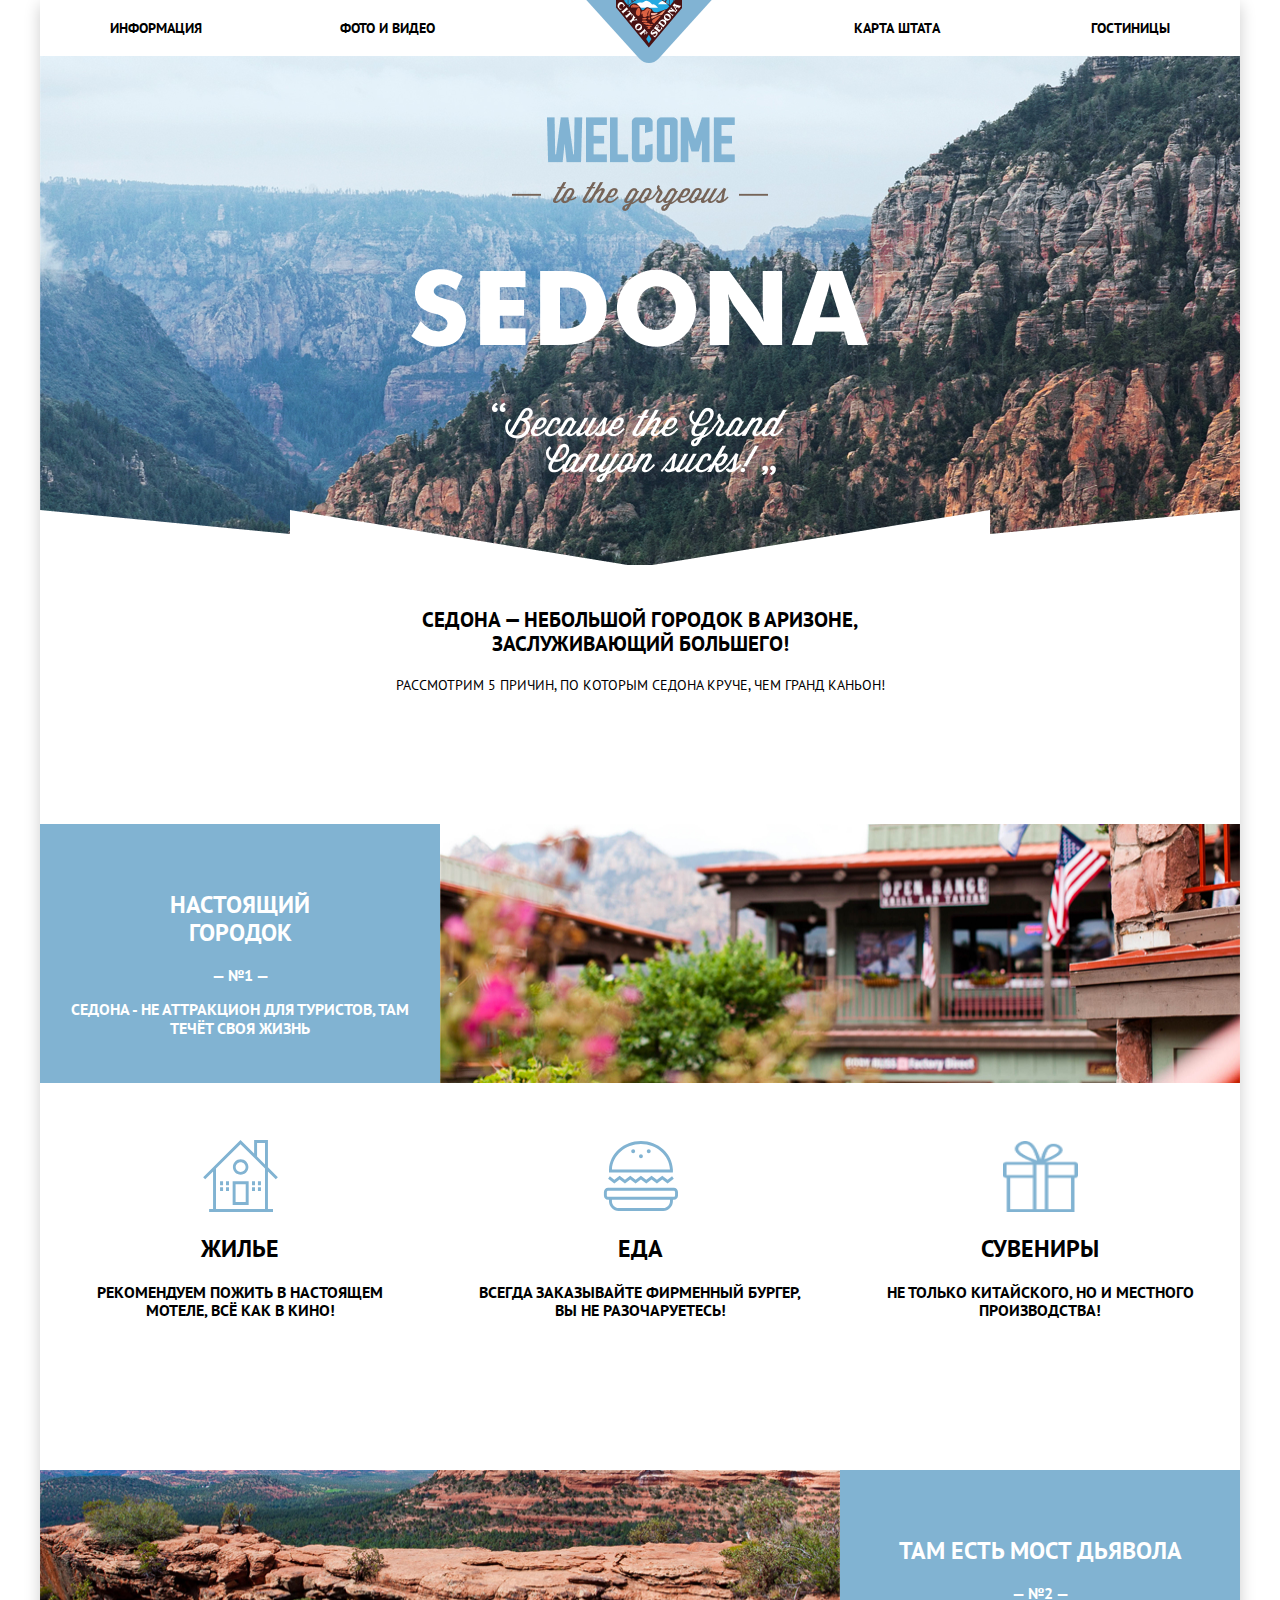
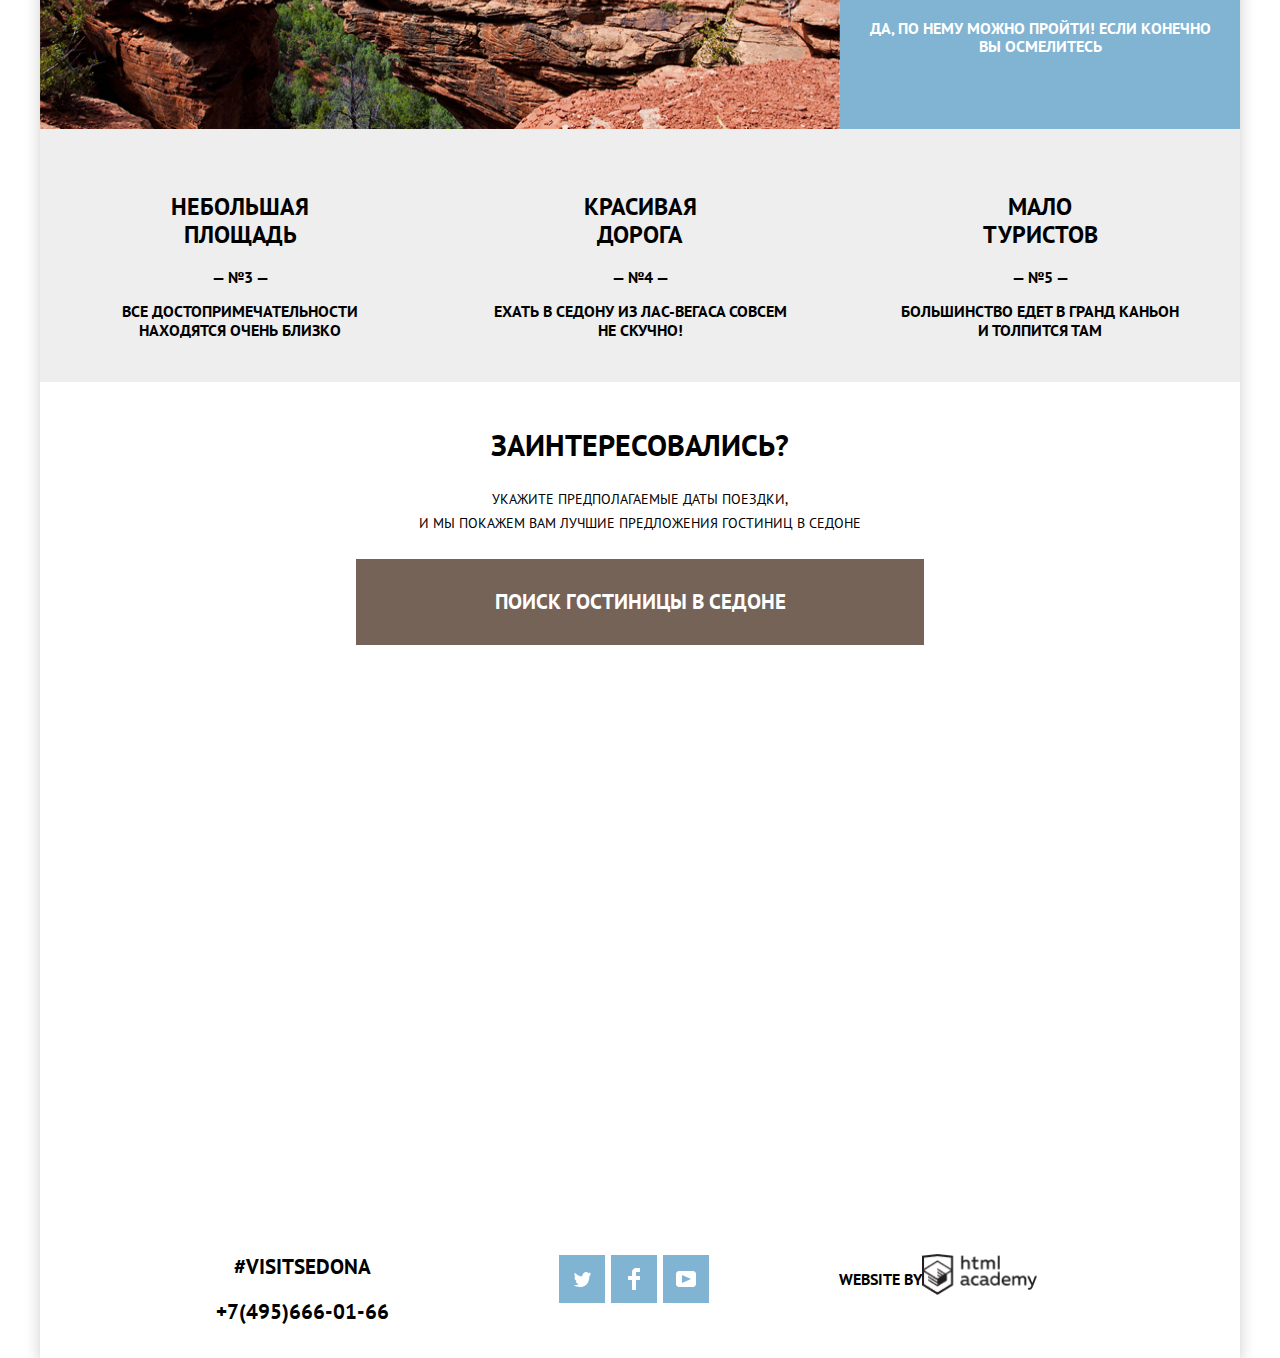
<file: index.html>
<!DOCTYPE html>
<html class="page" lang="ru">

<head>
  <meta charset="utf-8">
  <title>HTML Academy: Седона</title>
  <link rel="icon" href="favicon.ico">
  <link rel="icon" href="icon.svg" type="image/svg+xml">
  <link rel="apple-touch-icon" href="apple.png">
  <link rel="manifest" href="manifest.webmanifest">
  <link rel="stylesheet" href="css/normalize.css">
  <link href="https://fonts.googleapis.com/css2?family=PT+Sans:wght@400;700&display=swap" rel="stylesheet">
  <link rel="stylesheet" href="css/style.css">
</head>

<body class="page-body">
  <header class="page-header">
    <nav class="page-menu">
      <a class="logo">
        <img src="img/logo.svg" alt="Логотип сайта Sedona">
      </a>
      <ul class="site-navigation">
        <li class="header-item"><a href="#">Информация</a></li>
        <li class="header-item"><a href="#">Фото и видео</a></li>
        <li class="header-item"><a href="#">Карта штата</a></li>
        <li class="header-item"><a href="/catalog.html">Гостиницы</a></li>
      </ul>
    </nav>
  </header>

  <main>
    <h1>Sedona</h1>
    <section class="main-content">
      <div class="welcome-content">
        <p class="welcome"><img src="img/welcome.png" alt="welcome"></p>
        <p class="gorgeous"><img src="img/gorgeous.png" alt="gorgeous"></p>
        <p class="sedona"><img src="img/sedona.png" alt="sedona"></p>
        <p class="shape"><img src="img/shape.png" alt="shape"></p>
      </div>
      <div class="content">
        <p class="content-title">Седона — небольшой городок в Аризоне,<br>заслуживающий большего!</p>
        <p class="content-text">Рассмотрим 5 причин, по которым Седона круче, чем гранд каньон!</p>
      </div>
      <div class="services">
        <div class="sity">
          <div class="services-text-first">
            <h2>Настоящий <br>городок</h2>
            <p>— №1 —</p>
            <p>Седона - не аттракцион для туристов, там <br>течёт своя жизнь</p>
          </div>
          <p class="img-sity"><img src="img/sity.jpg" alt="sity"></p>
        </div>
      </div>
      <ul class="services-items">
        <li class="services-item">
          <div class="servises-servises">
            <img src="img/home.svg" alt="home" style="width:75px; height:72px">
            <h2>Жилье</h2>
            <p>Рекомендуем пожить в настоящем <br> мотеле, всё как в кино!</p>
          </div>
        </li>
        <li class="services-item">
          <div class="services-img"><img src="img/food.svg" alt="food" style="width:75px; height:72px"></div>
          <div class="services-text">
            <h2>Еда</h2>
            <p>Всегда заказывайте фирменный бургер,<br> вы не разочаруетесь!</p>
          </div>
        </li>
        <li class="services-item">
          <div class="services-img"><img src="img/souvenir.png" alt="souvenir" style="width:75px; height:72px"></div>
          <div class="services-text">
            <h2>Сувениры</h2>
            <p>Не только китайского, но и местного <br>производства!</p>
          </div>
        </li>
      </ul>
      <div class="services">
        <div class="bridge">
          <p class="img-bridge"><img src="img/bridge.jpg" alt="bridge"></p>
          <div class="services-text-second">
            <h2>Там есть Мост дьявола</h2>
            <p>— №2 —</p>
            <p>Да, по нему можно пройти! Если конечно <br>вы осмелитесь</p>
          </div>
        </div>
      </div>
      <ul class="services-text-item">
        <li class="text>">
          <h2>Небольшая <br> площадь</h2>
          <p>— №3 —</p>
          <p>Все достопримечательности <br> находятся очень близко</p>
        </li>
        <li class="text">
          <h2>Красивая <br> дорога</h2>
          <p>— №4 —</p>
          <p>Ехать в седону из лас-вегаса совсем <br>не скучно!</p>
        </li>
        <li class="text">
          <h2>Мало <br> туристов</h2>
          <p>— №5 —</p>
          <p>Большинство едет в гранд каньон <br>и толпится там</p>
        </li>
      </ul>
    </section>

    <section class="search">
      <div class="search-hotel">
        <p class="search-title">Заинтересовались?</p>
        <p class="search-text">Укажите предполагаемые даты поездки,<br> и мы покажем вам лучшие предложения гостиниц в
          Седоне</p>
        <a class="search-modal" href="#form-modal-window">Поиск гостиницы в седоне</a>
      </div>
      <iframe class="maps"
        src="https://www.google.com/maps/embed?pb=!1m18!1m12!1m3!1d209540.72208672512!2d-111.93530069597175!3d34.85437335636785!2m3!1f0!2f0!3f0!3m2!1i1024!2i768!4f13.1!3m3!1m2!1s0x872da132f942b00d%3A0x5548c523fa6c8efd!2z0KHQtdC00L7QvdCwLCDQkNGA0LjQt9C-0L3QsCA4NjMzNiwg0KHQqNCQ!5e0!3m2!1sru!2sru!4v1616126297372!5m2!1sru!2sru"
        width="1200" height="594" style="border:0;" allowfullscreen="" loading="lazy">
      </iframe>
    </section>

    <section class="form-modal" id="form-modal-window">
      <div class="modal-content">
        <form class="modal-form" action="https://echo.htmlacademy.ru" method="post">
          <p class="modal-in">
            <label for="date-in">Дата заезда:</label>
            <input id="date-in" type="text" name="date" value="2017-24-04">
          </p>
          <br>
          <p class="modal-out">
            <label for="date-out">Дата выезда:</label>
            <input id="date-out" type="text" name="date" value="2017-07-04">
          </p>
          <br>
          <div class="modal-client">
            <label for="adults">Взрослые:</label>
            <p class="modal-search">
              <button type="button">-</button>
              <input id="adults" type="number" name="adult" value="2">
              <button type="button" name="plus">+</button>
            </p>
            <label for="сhildren">Дети:</label>
            <p class="modal-search">
              <button type="button" name="minus">-</button>
              <input id="children" type="number" name="children" value="0">
              <button type="button" name="plus">+</button>
            </p>
          </div>
          <div>
            <p><a class="modal-btn" href="#">Найти</a></p>
          </div>
        </form>
      </div>
    </section>
  </main>

  <footer class="footer-main">
    <nav class="footer-section">
      <div class="phone">
        <p>#visitsedona</p>
        <a class="phone-item" href="tel:+7(495)666-01-66">+7(495)666-01-66</a>
      </div>
      <ul class="footer-img">
        <li class="footer-img-first"><a href="https://twitter.com"></a></li>
        <li class="footer-img-second"><a href="https://facebook.com"></a></li>
        <li class="footer-img-third"><a href="https://youtube.com"></a></li>
      </ul>
      <div class="footer-from">
        <p>Website by</p>
        <a href="https://htmlacademy.ru/intensive/htmlcss"><img src="img/htmlacademy.png" alt="Логотип Академии"
            style="width:115px; height: 41px;"></a>
      </div>
    </nav>
  </footer>

</body>

</html>
</file>
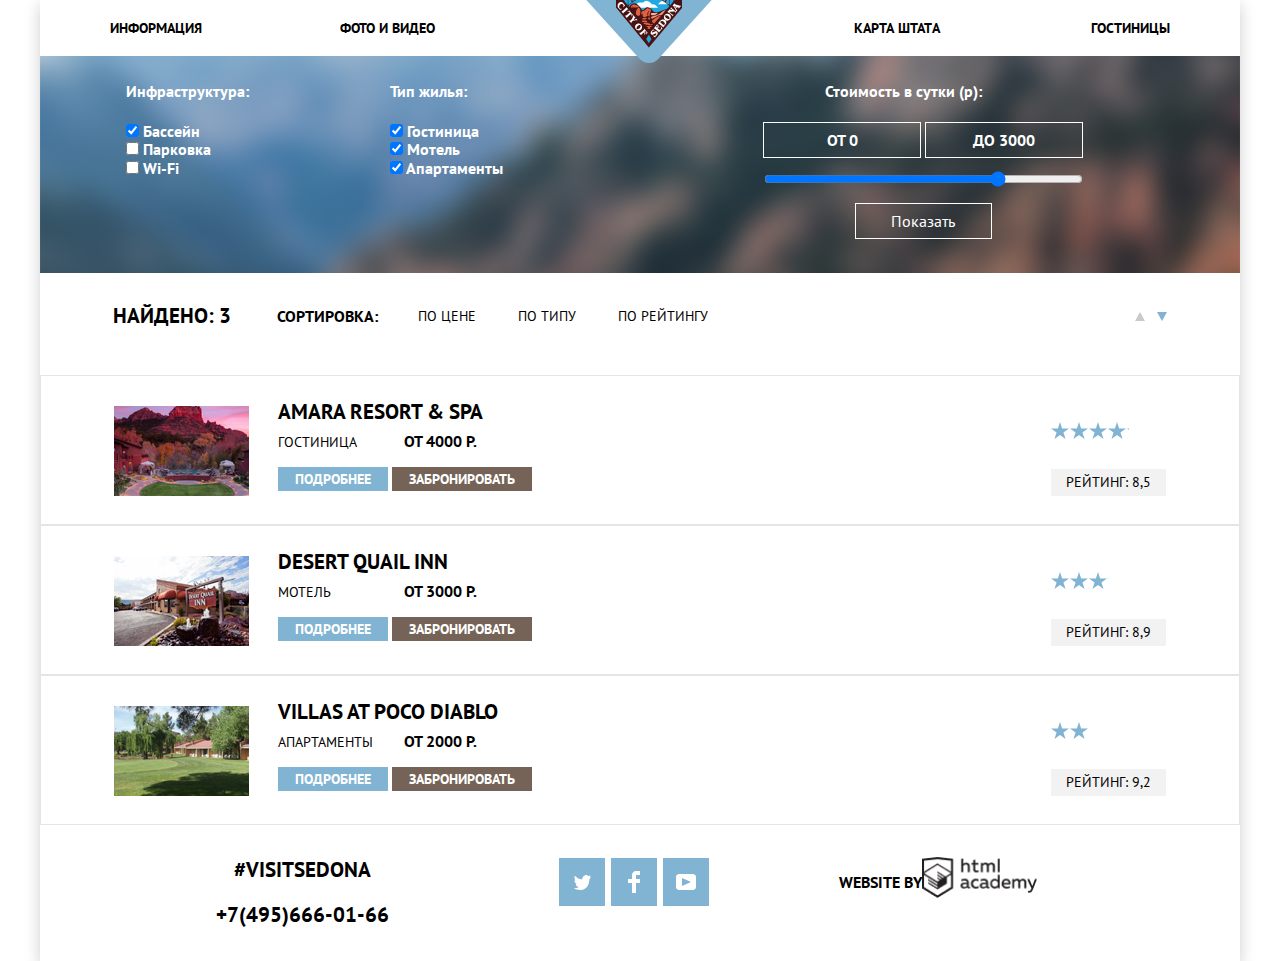
<file: catalog.html>
<!DOCTYPE html>
<html class="page" lang="ru">

<head>
  <meta charset="utf-8">
  <title>HTML Academy: Седона</title>
  <link rel="icon" href="favicon.ico">
  <link rel="icon" href="icon.svg" type="image/svg+xml">
  <link rel="apple-touch-icon" href="apple.png">
  <link rel="manifest" href="manifest.webmanifest">

  <link rel="stylesheet" href="css/normalize.css">
  <link href="https://fonts.googleapis.com/css2?family=PT+Sans:wght@400;700&display=swap" rel="stylesheet">
  <link rel="stylesheet" href="css/style.css">
</head>

<body class="page-body">
  <header class="page-header">
    <nav class="page-menu">
      <a class="logo">
        <img src="img/logo.svg" alt="Логотип сайта Sedona">
      </a>
      <ul class="site-navigation">
        <li class="header-item"><a href="#">Информация</a></li>
        <li class="header-item"><a href="#">Фото и видео</a></li>
        <li class="header-item"><a href="#">Карта штата</a></li>
        <li class="header-item"><a href="/catalog.html">Гостиницы</a></li>
      </ul>
    </nav>
  </header>

  <main class="main-catalog">
    <h1>Catalog</h1>
    <section class="search-catalog">
      <h2 class="visually-hidden">Фильтр поиска жилья</h2>
      <form class="search-form" action="https://echo.htmlacademy.ru" method="post">
        <fieldset>
          <legend>Инфраструктура:</legend>
          <ul class="search-infrastructure">
            <li>
              <input type="checkbox" name="swimming pool" id="pool" checked>
              <label for="pool">Бассейн</label>
            </li>
            <li>
              <input type="checkbox" name="parking lot" id="parking">
              <label for="parking">Парковка</label>
            </li>
            <li>
              <input type="checkbox" name="internet" id="wifi">
              <label for="wifi">Wi-Fi</label>
            </li>
          </ul>
        </fieldset>
        <fieldset>
          <legend>Тип жилья:</legend>
          <ul class="search-housing">
            <li>
              <input type="checkbox" name="hotel" id="inn" checked>
              <label for="inn">Гостиница</label>
            </li>
            <li>
              <input type="checkbox" name="motel-item" id="motel" checked>
              <label for="motel">Мотель</label>
            </li>
            <li>
              <input type="checkbox" name="apartments" id="room" checked>
              <label for="room">Апартаменты</label>
            </li>
          </ul>
        </fieldset>
        <fieldset class="cost">
          <legend>Стоимость в сутки (р):</legend>
          <ul class="search-cost">
            <li>
              <label class="min-price">
                <input type="text" name="min-price" value="от 0">
              </label>
              <label class="max-price">
                <input type="text" name="max-price" value="до 3000">
              </label>
            </li>
            <li>
              <input class="slider" type="range" min="0" max="4000" step="1" value="3000">
            </li>
            <li>
              <button class="cost-button" type="submit">Показать</button>
            </li>
          </ul>
        </fieldset>
      </form>
    </section>

    <section class="catalog-hotel">
      <h1 class="visually-hidden">Результат поиска гостиниц</h1>
      <div class="search-result">
        <h2 class="catalog-found">Найдено: 3</h2>
        <div class="catalog-sorting">
          <p class="catalog-sort">Сортировка:</p>
          <ul class="list-sorting-type">
            <li><a href="">По цене</a></li>
            <li><a href="">По типу</a></li>
            <li><a href="">По рейтингу</a></li>
          </ul>
        </div>
        <ul class="list-sorting-arrows">
          <li><a href="#" class="sort-up"><img class="sort-img" src="img/icon-up.svg" alt="Стрелка вверх"></a></li>
          <li><a href="#" class="sort-down"><img class="sort-img" src="img/icon-down.svg" alt="Стрелка вниз"></a></li>
        </ul>
      </div>
      <h2 class="visually-hidden">Выбор гостиницы</h2>
      <ul class="hotel-list">
        <li class="hotel-item">
          <div class="hotel-photo">
            <img class="hotel-photo-item" src="img/amara.jpg" alt="Фотография гостиницы">
          </div>
          <div class="hotel-info">
            <h2 class="hotel-name">Amara resort & spa</h2>
            <div class="hotel-price">
              <p class="hotel-type">Гостиница</p>
              <p class="hotel-value">От 4000 р.</p>
            </div>
            <p class="hotel-button">
              <a class="hotel-first" href="#">Подробнее</a>
              <a class="hotel-second" href="#">Забронировать</a>
            </p>
          </div>
          <div class="hotel-rating">
            <span class="stars-amara">
              <p class="stars-amara"></p>
            </span>
            <p class="rating-value">Рейтинг: 8,5</p>
          </div>
        </li>
        <li class="hotel-item">
          <div class="hotel-photo">
            <img class="hotel-photo-item" src="img/desert.jpg" alt="фотография гостиницы">
          </div>
          <div class="hotel-info">
            <h2 class="hotel-name">Desert quail inn</h2>
            <div class="hotel-price">
              <p class="hotel-type">Мотель</p>
              <p class="hotel-value">От 3000 р.</p>
            </div>
            <p class="hotel-button">
              <a class="hotel-first" href="#">Подробнее</a>
              <a class="hotel-second" href="#">Забронировать</a>
            </p>
          </div>
          <div class="hotel-rating">
            <span class="stars">
              <p class="stars-desert"></p>
            </span>
            <p class="rating-value">Рейтинг: 8,9</p>
          </div>
        </li>
        <li class="hotel-item">
          <div class="hotel-photo">
            <img class="hotel-photo-item" src="img/villas.jpg" alt="Фотография гостиницы">
          </div>
          <div class="hotel-info">
            <h2 class="hotel-name">Villas at poco diablo</h2>
            <div class="hotel-price">
              <p class="hotel-type">Апартаменты</p>
              <p class="hotel-value">От 2000 р.</p>
            </div>
            <p>
              <a class="hotel-first" href="#">Подробнее</a>
              <a class="hotel-second" href="#">Забронировать</a>
            </p>
          </div>
          <div class="hotel-rating">
            <span class="stars">
              <p class="stars-villas"></p>
            </span>
            <p class="rating-value">Рейтинг: 9,2</p>
          </div>
        </li>
      </ul>
    </section>
  </main>

  <footer class="footer-main">
    <nav class="footer-section">
      <div class="phone">
        <p>#visitsedona</p>
        <a class="phone-item" href="tel:+7(495)666-01-66">+7(495)666-01-66</a>
      </div>
      <ul class="footer-img">
        <li class="footer-img-first"><a href="https://twitter.com"></a></li>
        <li class="footer-img-second"><a href="https://facebook.com"></a></li>
        <li class="footer-img-third"><a href="https://youtube.com"></a></li>
      </ul>
      <div class="footer-from">
        <p>Website by</p>
        <img src="img/htmlacademy.png" alt="" style="width:115px; height: 41px;">
      </div>
    </nav>
  </footer>
</file>
<file: css/style.css>
*,
*:before,
*:after {
  -moz-box-sizing: border-box;
  -webkit-box-sizing: border-box;
  box-sizing: border-box;
}

:root {
  --basic-black: #000000;
  --basic-white: #ffffff;
  --basic-blue: #81b3d2;
  --basic-brown: #766357;
  --basic-gray: #333333;
  --basic-dark-grey: #eeeeee;
  --basic-light-dark: #231f20;
  --basic-light-grey: #f2f2f2;
}
.visually-hidden {
  position: absolute;
  width: 1px;
  height: 1px;
  margin: -1px;
  border: 0;
  padding: 0;
  white-space: nowrap;
  clip-path: inset(100%);
  clip: rect(0 0 0 0);
  overflow: hidden;
}
a:hover {
  color: var(--basic-blue);
}
a:focus {
  color: var(--basic-brown);
}
.page {
  height: 100%;
  width: 1200px;
  margin: auto;
}
.page-body {
  width: 1200px;
  font-family: "PT Sans", "Arial", sans-serif;
  font-weight: 700;
  border: 0 40px 0 40px solid var(--basic-light-grey);
  margin: 0 40px 0 40px;
  display: grid;
  grid-template-rows: min-content 1fr min-content;
  box-shadow: 0px 5px 15px rgba(0, 1, 1, 0.2);
  background-color: #ffffff;
  position: relative;
  margin: auto;
}

h1 {
  display: none;
}
h2 {
  font-weight: 700;
}
h3 {
  display: none;
}
a {
  text-transform: uppercase;
  text-decoration: none;
  color: var(--basic-black);
}
li {
  list-style-type: none;
}
img {
  max-width: 100%;
  height: 100%;
}
.page-header {
  display: flex;
  justify-content: space-between;
  background-color: var(--basic-white);
  height: 56px;
}
.page-menu {
  width: 1200px;
  display: flex;
  flex-wrap: wrap;
  justify-content: space-between;
  align-items: center;
}
.site-navigation {
  width: 1200px;
  display: flex;
  flex-wrap: nowrap;
  justify-content: space-around;
  margin-top: 15px;
  padding: 0 75px;
}
.site-navigation li {
  width: 200px;
}
.site-navigation li:nth-child(2) {
  margin-right: 131px;
}
.site-navigation li:nth-child(3) {
  letter-spacing: 0.2px;
}
.site-navigation li:nth-child(1),
.site-navigation li:nth-child(2) {
  text-align: left;
  margin-left: -39px;
}
.site-navigation li:nth-child(3),
.site-navigation li:nth-child(4) {
  text-align: right;
  margin-right: -39px;
}
.header-item {
  font-weight: 700;
  font-size: 14px;
  line-height: 26px;
}
.page-menu .logo {
  height: 70px;
}
.logo {
  position: absolute;
  left: 45%;
  z-index: 10;
}
main {
  border: 0 40px 0 40px solid var(--basic-light-grey);
}
.welcome-content {
  text-align: center;
  height: 509px;
  padding-top: 45px;
  background-image: url("../img/bg.png");
  background-repeat: no-repeat;
}
.sedona {
  margin-top: 54px;
}
.shape {
  margin-top: 24px;
}
.content {
  height: 216px;
  text-align: center;
  margin-top: 43px;
  background-color: var(--basic-white);
}
.content-title {
  font-size: 21px;
  text-transform: uppercase;
  font-weight: 700;
}
.content-text {
  font-size: 14px;
  text-transform: uppercase;
  font-weight: 400;
}
.services {
  height: 256px;
}
.sity {
  display: grid;
  grid-template-columns: 1fr 2fr;
  height: 256px;
}
.img-sity {
  margin: 0 0 0 0;
}
.services-text-first {
  width: 400px;
  text-align: center;
  margin: 0 0 0 0;
  background-color: var(--basic-blue);
  text-transform: uppercase;
  padding-top: 47px;
  color: var(--basic-white);
}
.services-items {
  height: 330px;
  display: grid;
  grid-template-columns: 1fr 1fr 1fr;
  justify-content: space-between;
  text-align: center;
  margin: 0 auto;
  text-transform: uppercase;
  padding-top: 60px;
  padding-left: 0;
  margin-bottom: 60px;
  background-color: var(--basic-white);
}
.bridge {
  display: grid;
  grid-template-columns: 2fr 1fr;
  justify-content: space-between;
  height: 256px;
}
.img-bridge {
  margin: 0 0 0 0;
}
.services-text-second {
  width: 400px;
  text-align: center;
  margin: 0 auto;
  background-color: var(--basic-blue);
  text-transform: uppercase;
  padding-top: 47px;
  color: var(--basic-white);
}
.services-text-item {
  height: 256px;
  text-align: center;
  margin: 0 auto;
  background-color: var(--basic-dark-grey);
  text-transform: uppercase;
  padding-top: 47px;
  display: grid;
  grid-template-columns: 1fr 1fr 1fr;
  justify-content: space-between;
  padding-left: 0;
}
.text {
  width: 400px;
  height: 256px;
}
.content-item {
  text-transform: uppercase;
  text-align: center;
}
.search {
  height: 291px;
  margin-top: 51px;
  margin-bottom: 24px;
  text-align: center;
  margin-bottom: 0;
  text-transform: uppercase;
}
.search-hotel {
  margin-bottom: -30px;
}
.search-title {
  font-weight: 700;
  font-size: 30px;
  line-height: 24px;
}
.search-text {
  font-weight: 400;
  font-size: 14px;
  line-height: 24px;
  margin-bottom: 24px;
}
.search-modal {
  display: block;
  font-size: 21px;
  font-weight: 700;
  line-height: 26px;
  width: 568px;
  height: 86px;
  background: var(--basic-brown);
  margin: 0 auto;
  text-transform: uppercase;
  color: #ffffff;
  padding-top: 30px;
}
.search-modal:hover {
  color: #ffffff;
  background-color: #604e43;
}
.search-modal:active {
  background-color: #503e33;
}
.maps {
  padding-top: 30px;
}
.form-modal {
  width: 568px;
  height: 594px;
  margin: 0 auto;
  text-transform: uppercase;
  margin-top: -80px;
  opacity: 0;
  z-index: 9999;
}
.form-modal:target {
  opacity: 1;
}
.modal-content {
  max-width: 568px;
  height: 395px;
  margin: 0 auto;
  background: #ffffff;
  box-shadow: 0px 5px 15px rgba(0, 1, 1, 0.2);

  display: flex;
  flex-direction: column;
  position: relative;
}
input {
  background: var(--basic-light-grey);
  text-transform: uppercase;
  font-weight: 700;
  border: none;
}
.modal-form {
  font-weight: 700;
  font-size: 14px;
  line-height: 26px;
  text-align: left;
  display: flex;
  flex-direction: column;
  padding: 55px;
}
.modal-in {
  margin: 0;
}
.modal-in input,
.modal-out input {
  width: 346px;
  height: 38px;
  padding-left: 13px;
  background: url("../img/calendar.png");
  background-repeat: no-repeat;
  background-position: right;
  background-color: var(--basic-light-grey);
  margin-left: 16px;
  font-weight: 700;
  font-size: 14px;
  line-height: 26px;
  text-transform: uppercase;
}
.modal-client {
  display: flex;
  align-items: center;
  justify-content: space-between;
  width: 458px;
}
.modal-search {
  width: 124px;
  min-height: 38px;
  display: flex;
  justify-content: space-between;
}
button[type="button"] {
  width: 35px;
  height: 38px;
  border: none;
  background-color: var(--basic-light-grey);
}
input[type="number"] {
  border: none;
  outline: none;
  -webkit-appearance: none;
  vertical-align: middle;
  text-align: center;
  width: 64px;
}
.search img {
  margin-top: 50%;
}
.modal-btn {
  width: 458px;
  height: 58px;
  padding-top: 16px;
  background: var(--basic-blue);
  font-size: 21px;
  text-transform: uppercase;
  font-weight: 700;
  color: #ffffff;
  border: none;
  text-align: center;
  display: flex;
  flex-direction: column;
  align-content: center;
}
.footer-main {
  height: 120px;
  padding-left: 111px;
  padding-right: 138px;
  vertical-align: middle;
}
.footer-section {
  display: flex;
  justify-content: space-around;
  align-items: center;
  text-transform: uppercase;
  margin-top: -4px;
}
.footer-img {
  display: flex;
  align-items: center;
}
.footer-img-first {
  background-image: url("../img/twitter.svg");
  background-repeat: no-repeat;
  width: 46px;
  height: 48px;
  background-color: var(--basic-blue);
  background-position: center;
  margin-right: 6px;
}
.footer-img-second {
  background-image: url("../img/facebook.svg");
  background-repeat: no-repeat;
  width: 46px;
  height: 48px;
  background-color: var(--basic-blue);
  background-position: center;
  margin-right: 6px;
}
.footer-img-third {
  background-image: url("../img/youtube.svg");
  background-repeat: no-repeat;
  width: 46px;
  height: 48px;
  background-color: var(--basic-blue);
  background-position: center;
}
.footer-from {
  display: flex;
  justify-content: space-between;
}
.phone {
  font-size: 21px;
  font-weight: 700;
  text-align: center;
}
.search-catalog {
  background-image: url("../img/bgcatalog.png");
  background-repeat: no-repeat;
  height: 217px;
}
.search-form {
  display: grid;
  grid-template-columns: 1fr 1fr 2fr;
  justify-items: start;
  padding: 26px 73px 0 72px;
  color: #ffffff;
}
fieldset {
  border: none;
}
.search-infrastructure {
  text-align: left;
  padding: 0;
}
.search-housing {
  text-align: left;
  padding: 0;
}
.search-cost input {
  border: 3px solid #ffffff;
}
.cost {
  text-align: center;
  margin: auto;
}
.slider {
  width: 319px;
  margin-top: 10px;
}
.min-price input {
  color: var(--basic-white);
  background: transparent;
  border: 1px solid var(--basic-white);
  text-align: center;
  width: 158px;
  height: 36px;
}
.max-price input {
  color: var(--basic-white);
  background: transparent;
  border: 1px solid var(--basic-white);
  text-align: center;
  width: 158px;
  height: 36px;
}
.cost-button {
  color: var(--basic-white);
  background: transparent;
  border: 1px solid var(--basic-white);
  text-align: center;
  width: 137px;
  height: 36px;
  margin-top: 10px;
}
.search-result {
  height: 86px;
  display: grid;
  grid-template-columns: 135px 1fr 2fr;
  grid-gap: 29px;
  align-items: center;
  padding-left: 73px;
  text-transform: uppercase;
}
.catalog-found {
  font-weight: 700;
  font-size: 21px;
  line-height: 26px;
}
.catalog-sorting {
  display: flex;
  flex-direction: row;
}
.catalog-sort p {
  font-weight: 400;
  font-size: 14px;
  line-height: 18px;
}
.list-sorting-type {
  display: flex;
  flex-direction: row;
  flex-wrap: nowrap;
  width: 100%;
}
.list-sorting-type li {
  font-weight: 400;
  font-size: 14px;
  line-height: 18px;
  justify-self: end;
  min-width: 100px;
}
.list-sorting-arrows {
  display: flex;
  justify-self: end;
  margin-right: 73px;
}
.list-sorting-arrows a:hover {
  color: var(--basic-black);
}
.sort-up {
  margin-right: 12px;
}
.sort-img {
  width: 10px;
  height: 11px;
}
.hotel-list {
  padding: 0;
}
.hotel-item {
  height: 150px;
  padding-left: 73px;
  display: grid;
  grid-template-columns: 135px 1fr 2fr;
  grid-gap: 29px;
  border: 1px solid #e5e5e5;
  margin: 0;
}
.hotel-photo {
  padding-top: 30px;
}
.hotel-photo-item {
  width: 135px;
  height: 90px;
}
.hotel-info {
  text-transform: uppercase;
}

.hotel-first {
  background: var(--basic-blue);
  color: #ffffff;
  padding: 3px 17px;
  border: none;
  text-transform: uppercase;
  font-weight: 700;
  font-size: 14px;
  line-height: 21px;
  width: 110px;
  height: 27px;
}
.hotel-first:hover {
  color: #ffffff;
  background-color: #669ec0;
}
.hotel-first:active {
  background-color: #5496bd;
}
.hotel-second {
  background: var(--basic-brown);
  color: #ffffff;
  padding: 3px 17px;
  border: none;
  text-transform: uppercase;
  font-weight: 700;
  font-size: 14px;
  line-height: 21px;
  width: 142px;
  height: 27px;
}
.hotel-second:hover {
  color: #ffffff;
  background-color: #604e43;
}
.hotel-second:active {
  background-color: #503e33;
}
.hotel-name {
  font-weight: 700;
  font-size: 21px;
  line-height: 26px;
  margin: 23px 0 0 0;
}
.hotel-price {
  display: flex;
  flex-direction: row;
  flex-wrap: nowrap;
  justify-content: flex-start;
  margin-top: 7px;
}
.hotel-type {
  font-weight: 400;
  font-size: 14px;
  line-height: 21px;
  margin-top: 7px;
  width: 126px;
  margin: 0;
}
.hotel-value {
  margin: 0;
  width: 126px;
  margin: 0;
}
.hotel-btn-first {
  text-transform: uppercase;
  font-weight: 700;
  font-size: 14px;
  line-height: 21px;
  color: var(--basic-white);
  background-color: var(--basic-blue);
}
.hotel-btn-second {
  text-transform: uppercase;
  font-weight: 700;
  font-size: 14px;
  line-height: 21px;
  color: var(--basic-white);
  background-color: var(--basic-brown);
}
.hotel-rating {
  justify-self: end;
  margin-right: 73px;
  color: var(--basic-blue);
  padding-top: 30px;
  text-align: right;
}
.stars-amara {
  width: 78px;
  height: 17px;
  background: url("../img/star.svg");
  background-repeat: repeat;
}
.stars-desert {
  width: 58px;
  height: 17px;
  background: url("../img/star.svg");
  background-repeat: repeat;
}
.stars-villas {
  width: 38px;
  height: 17px;
  background: url("../img/star.svg");
  background-repeat: repeat;
}
.rating-value {
  color: var(--basic-black);
  font-weight: 400;
  font-size: 14px;
  line-height: 21px;
  margin-top: 30px;
  text-transform: uppercase;
  background-color: var(--basic-light-grey);
  padding: 3px 15px;
}
</file>
